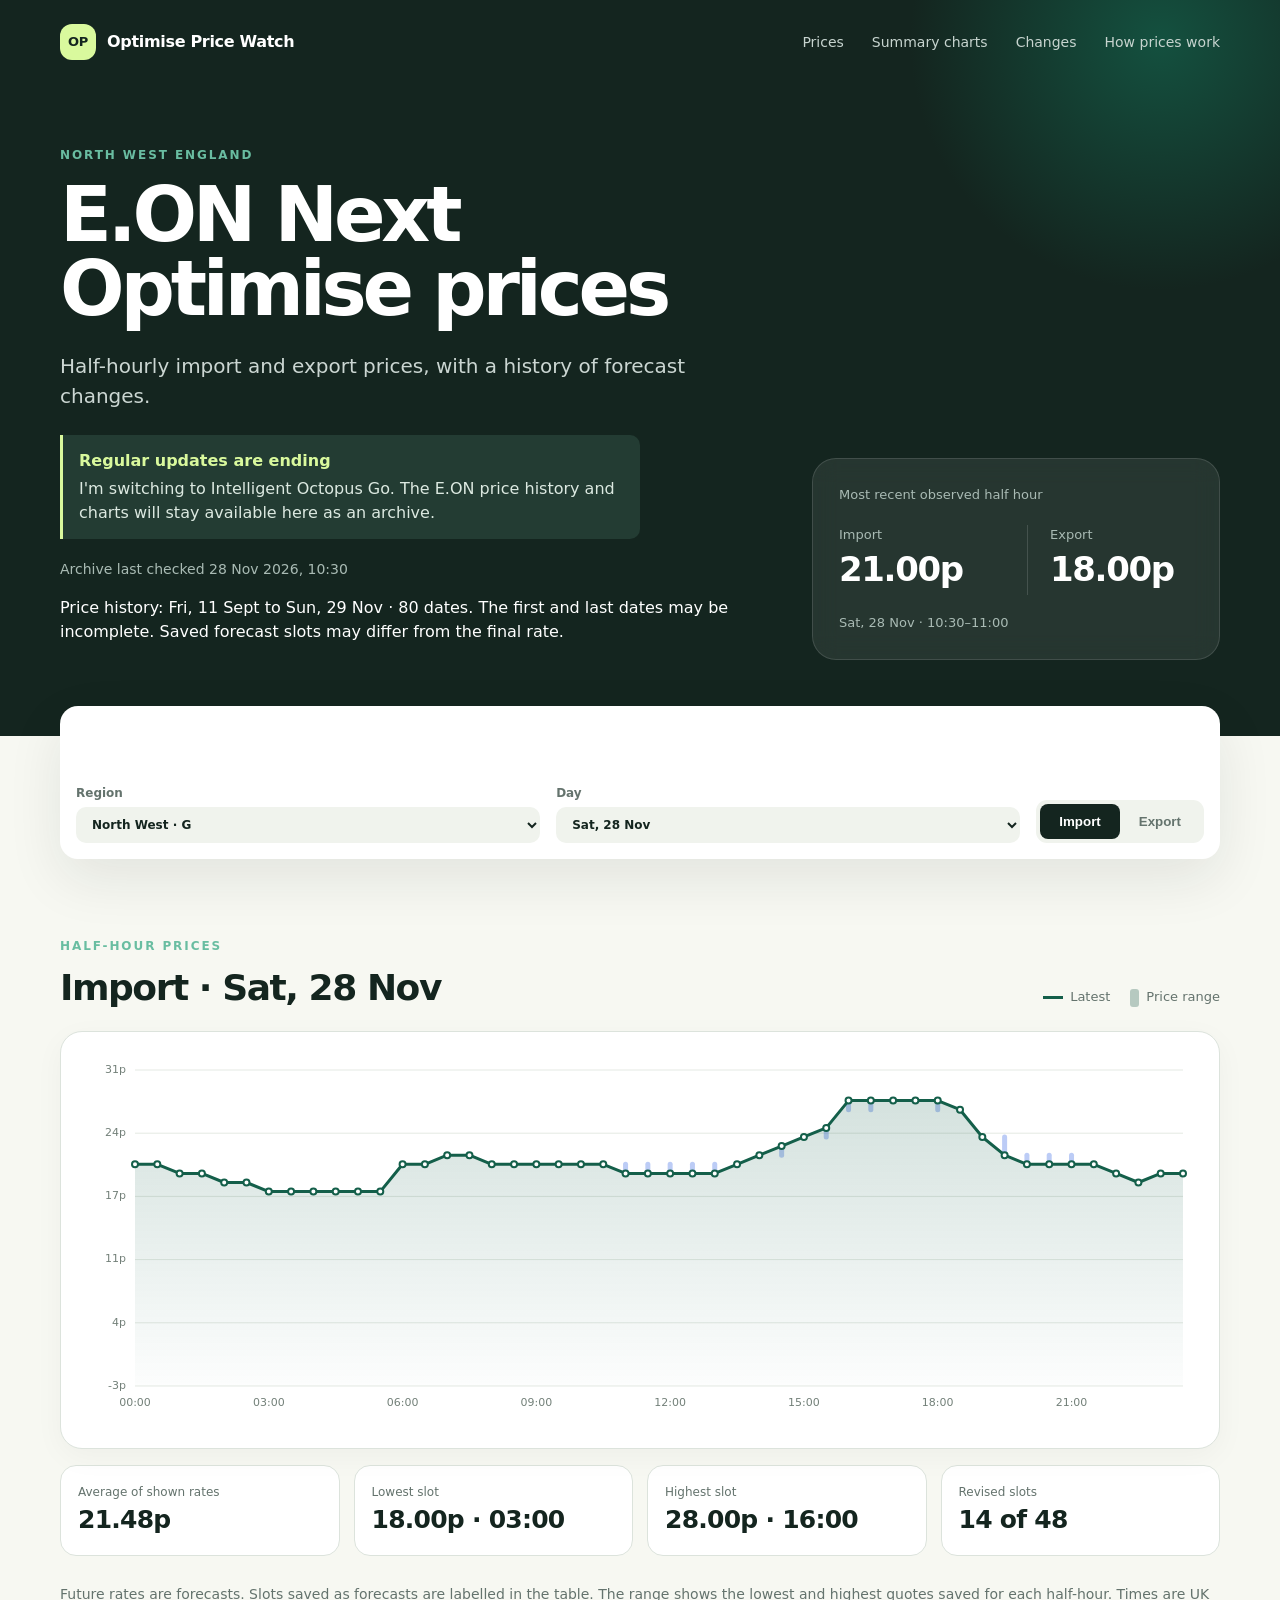
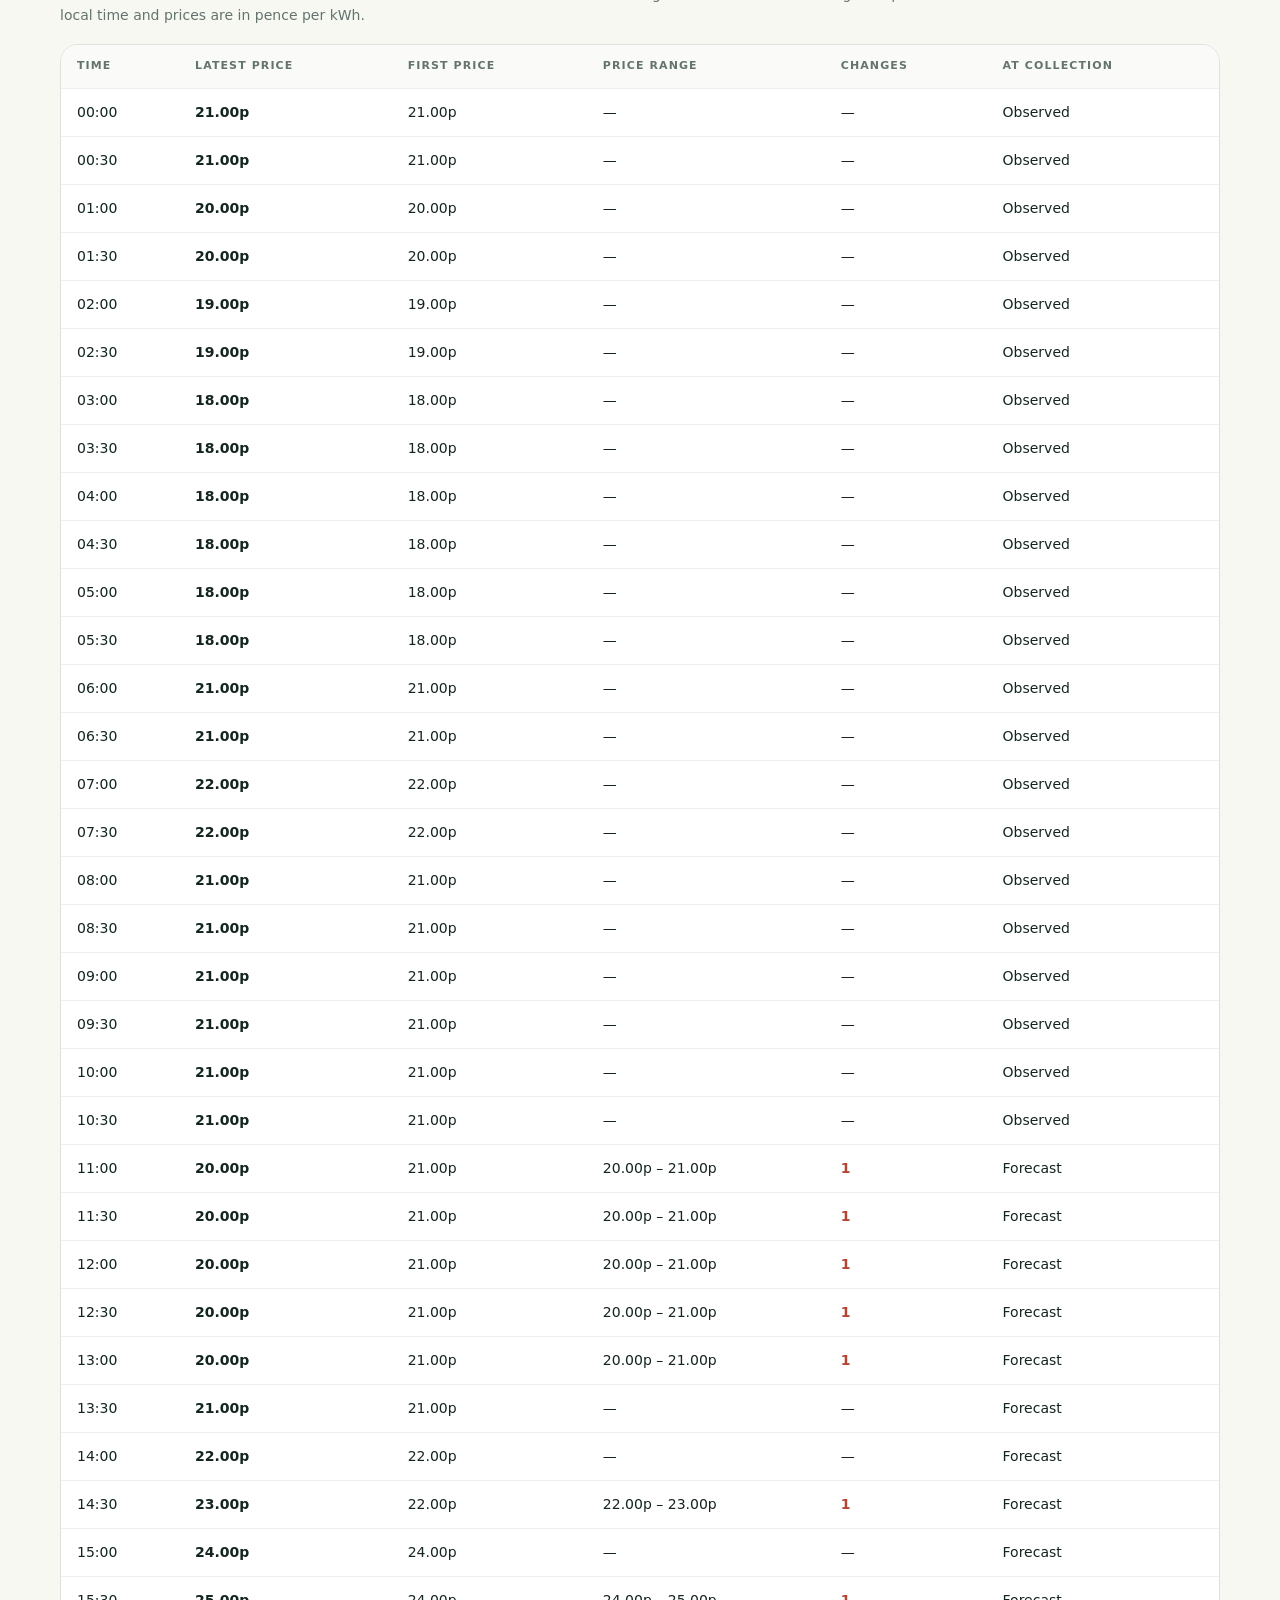
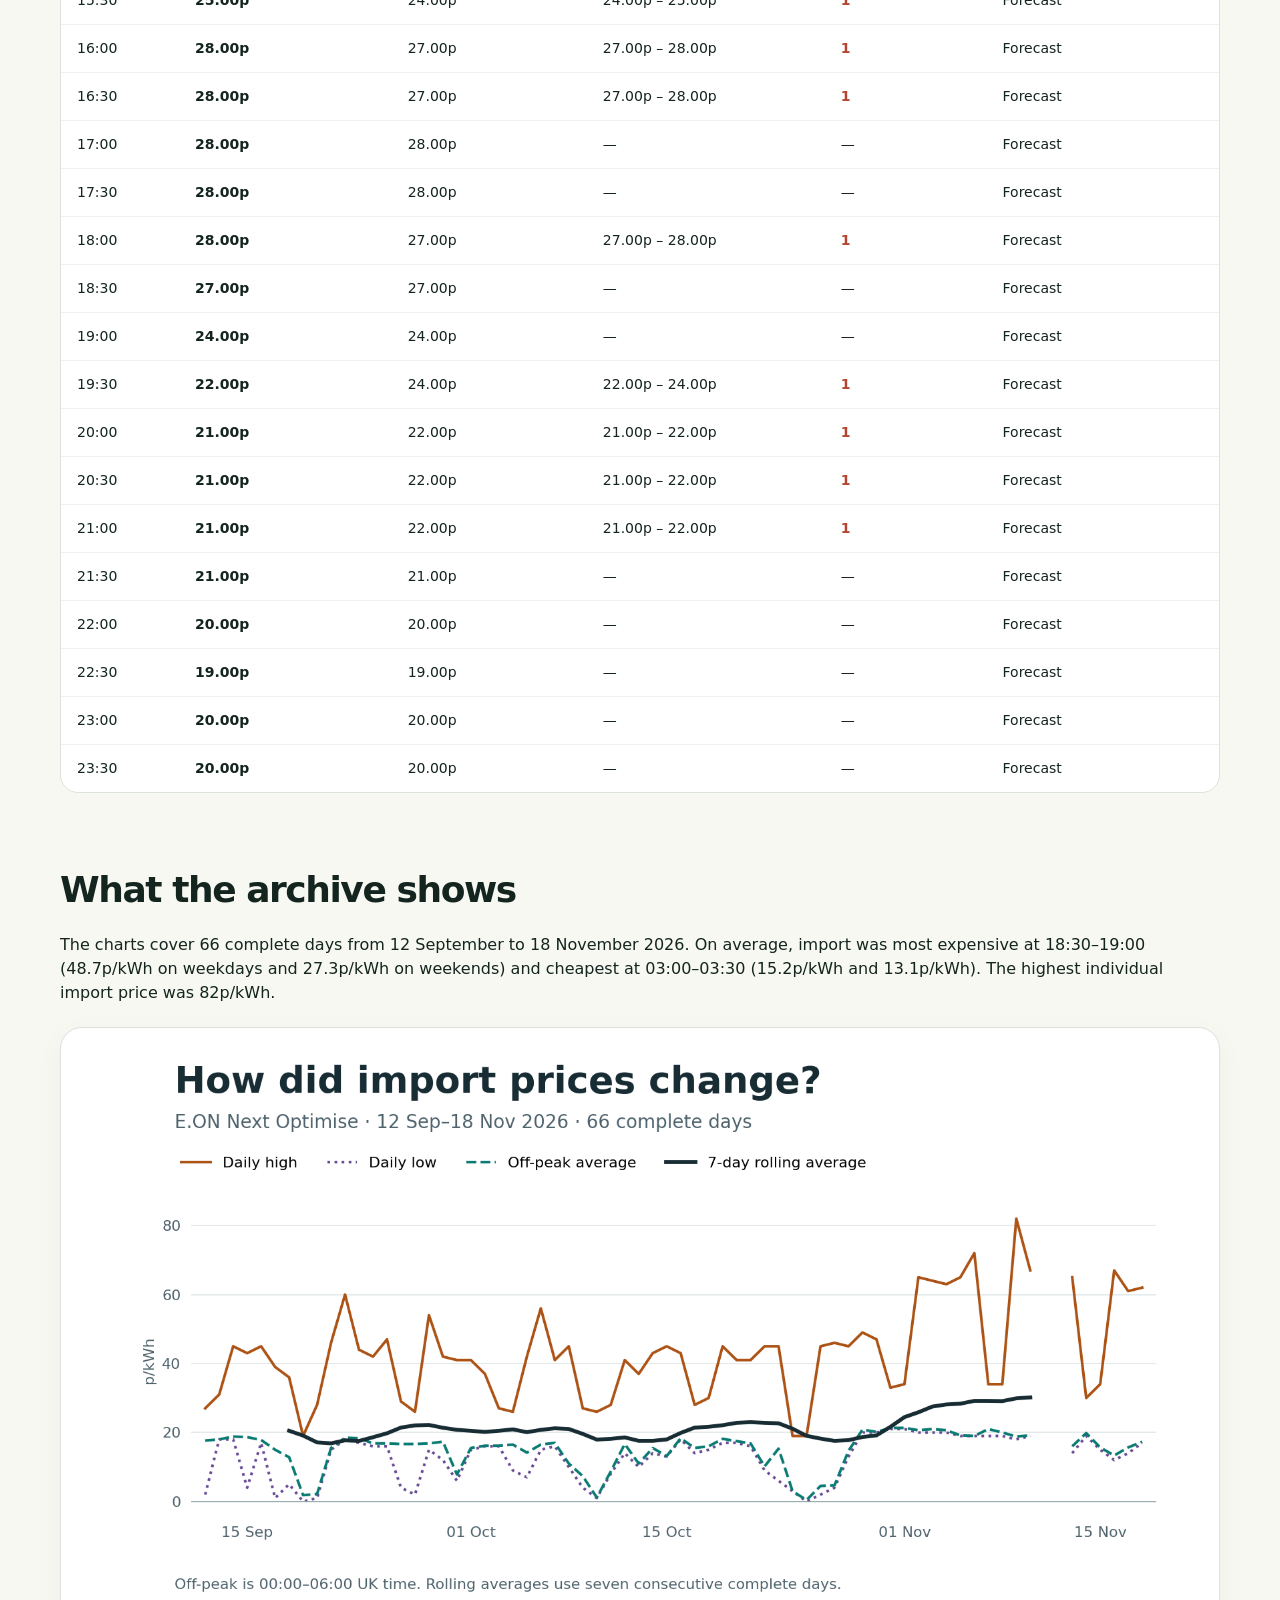
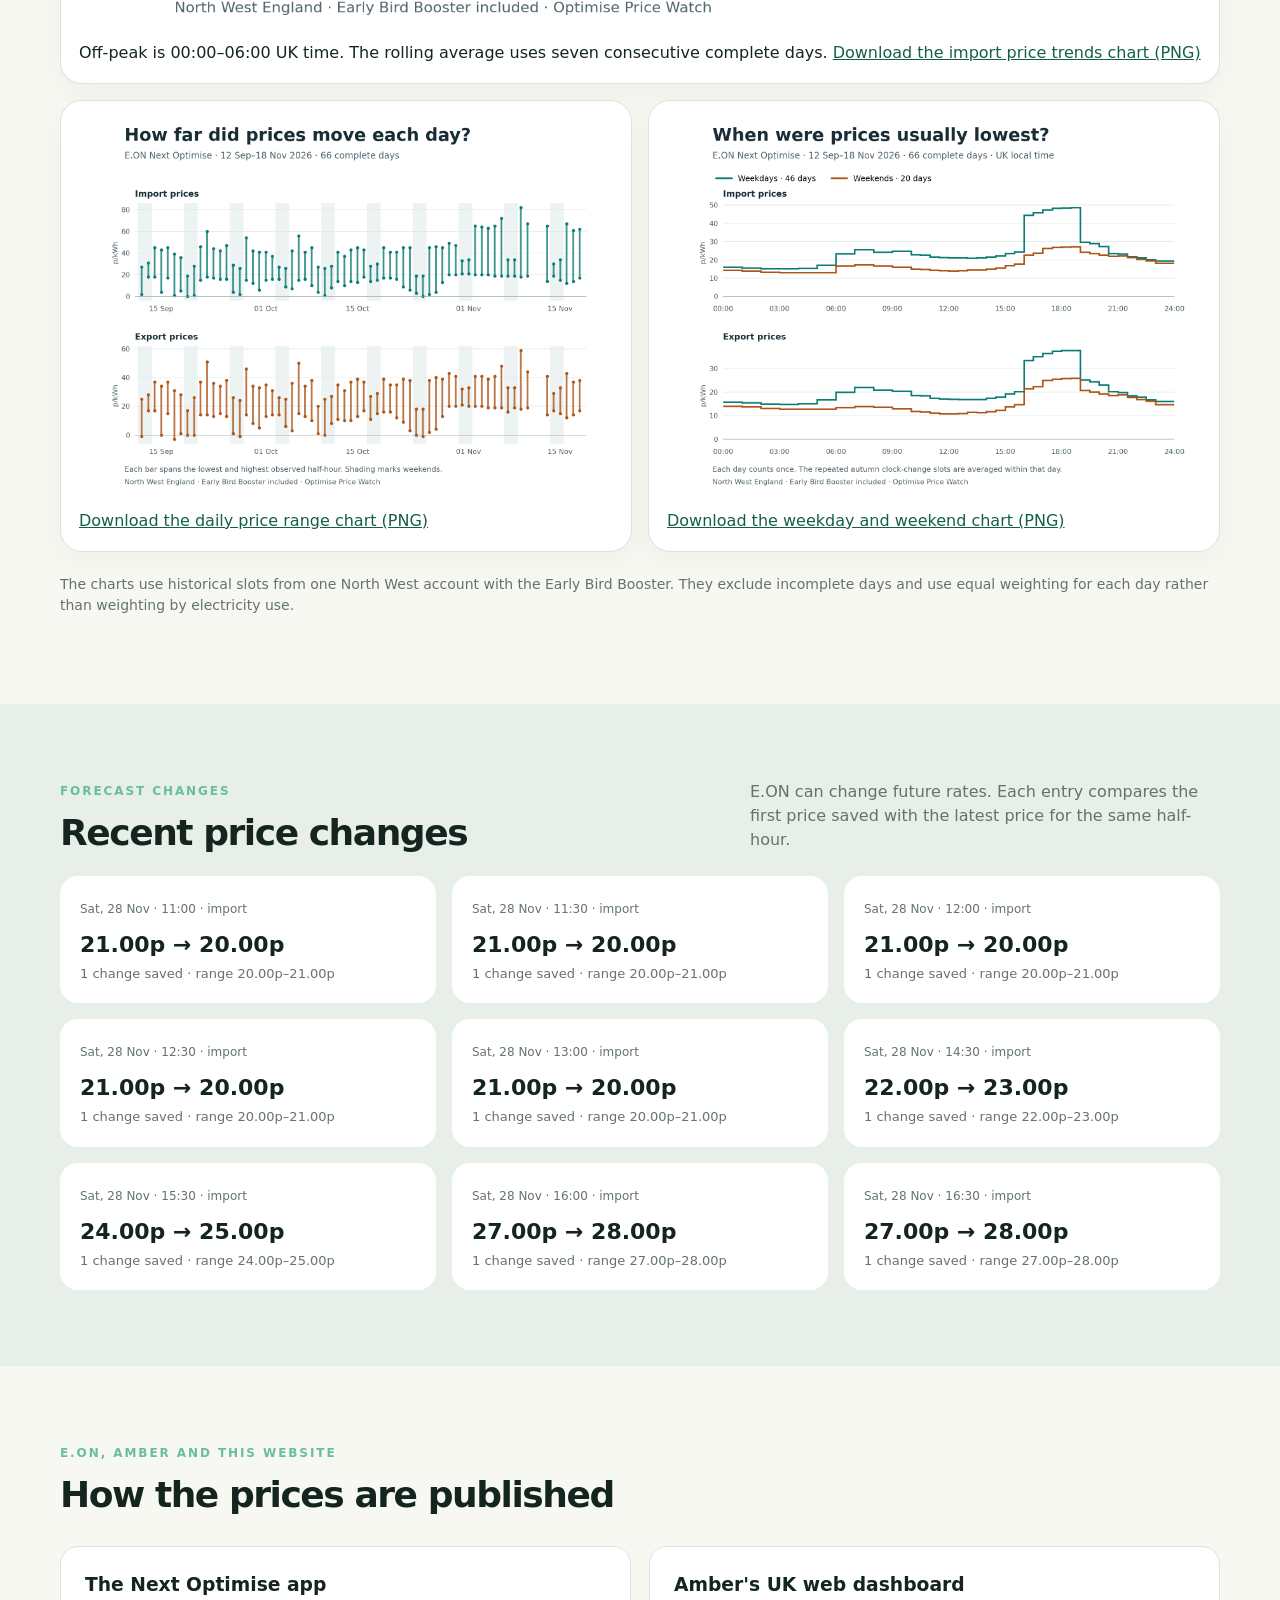
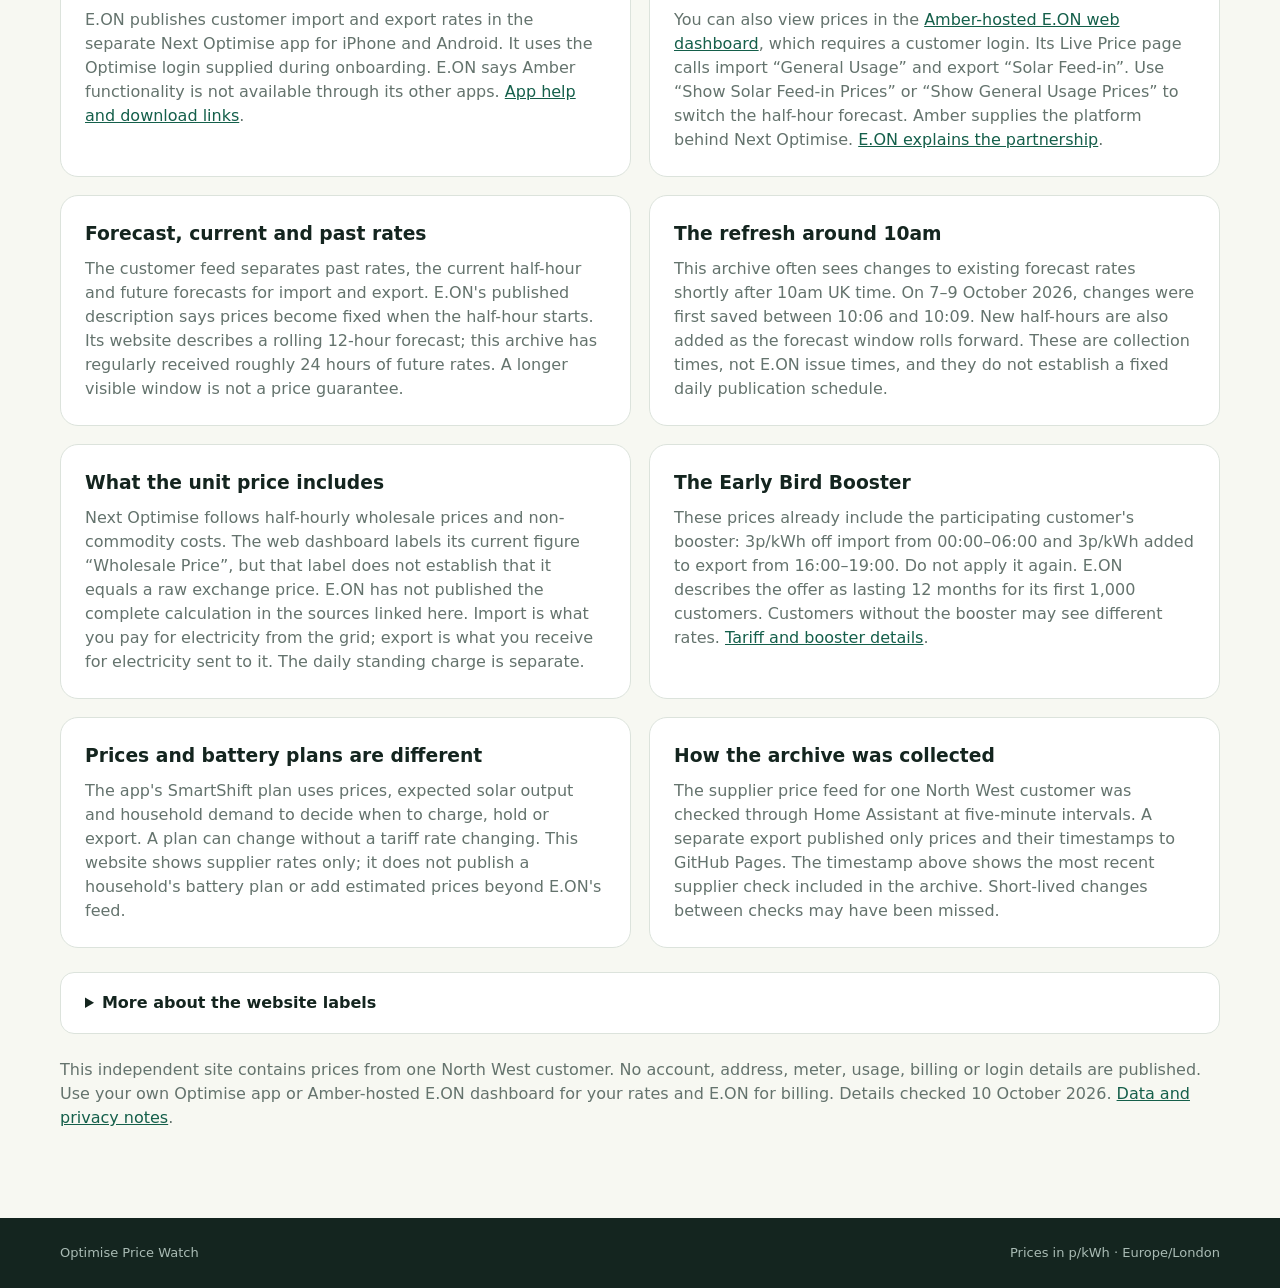
<file: docs/index.html>
<!doctype html>
<html lang="en">
<head>
  <meta charset="utf-8">
  <meta name="viewport" content="width=device-width,initial-scale=1">
  <meta name="description" content="Historical archive of E.ON Next Optimise import and export prices observed in North West England.">
  <title>Optimise Price Watch</title>
  <link rel="stylesheet" href="styles.css?v=trends">
</head>
<body>
  <header class="hero">
    <nav class="nav shell" aria-label="Primary navigation">
      <a class="brand" href="#top" aria-label="Optimise Price Watch home"><span class="mark">OP</span><span>Optimise Price Watch</span></a>
      <div class="nav-links"><a href="#prices">Prices</a><a href="#summary">Summary charts</a><a href="#revisions">Changes</a><a href="#about">How prices work</a></div>
    </nav>
    <div class="shell hero-grid" id="top">
      <div>
        <p class="eyebrow">North West England</p>
        <h1>E.ON Next Optimise prices</h1>
        <p class="lede">Half-hourly import and export prices, with a history of forecast changes.</p>
        <div class="archive-notice">
          <strong>Regular updates are ending</strong>
          <p>I'm switching to Intelligent Octopus Go. The E.ON price history and charts will stay available here as an archive.</p>
        </div>
        <div class="status-line" id="freshness">Loading price archive…</div>
        <p id="archive-coverage"></p>
      </div>
      <div class="hero-card" aria-label="Most recent observed prices">
        <p class="small-label">Most recent observed half hour</p>
        <div class="current-pair">
          <div><span>Import</span><strong id="current-import">—</strong></div>
          <div><span>Export</span><strong id="current-export">—</strong></div>
        </div>
        <p class="subtle" id="current-period">Waiting for price data</p>
      </div>
    </div>
  </header>

  <main>
    <section class="shell controls" aria-label="Price filters">
      <label>Region<select id="region"><option value="north-west">North West · G</option><option disabled>Other regions unavailable</option></select></label>
      <label>Day<select id="day"></select></label>
      <div class="segmented" role="group" aria-label="Price direction">
        <button class="active" data-channel="import">Import</button><button data-channel="export">Export</button>
      </div>
    </section>

    <section class="shell" id="prices">
      <div class="section-head"><div><p class="eyebrow">Half-hour prices</p><h2 id="chart-title">Import prices</h2></div><div class="legend"><span><i class="line-dot"></i>Latest</span><span><i class="range-dot"></i>Price range</span></div></div>
      <div class="chart-card"><canvas id="price-chart" height="380" aria-label="Half-hourly price chart"></canvas><div class="tooltip" id="tooltip" hidden></div></div>
      <div class="stats" id="stats"></div>
      <p class="chart-note">Future rates are forecasts. Slots saved as forecasts are labelled in the table. The range shows the lowest and highest quotes saved for each half-hour. Times are UK local time and prices are in pence per kWh.</p>
      <div class="table-wrap"><table><thead><tr><th>Time</th><th>Latest price</th><th>First price</th><th>Price range</th><th>Changes</th><th>At collection</th></tr></thead><tbody id="price-table"></tbody></table></div>
    </section>

    <section class="shell" id="summary">
      <div class="section-head"><div><h2>What the archive shows</h2></div></div>
      <p>The charts cover 66 complete days from 12 September to 18 November 2026. On average, import was most expensive at 18:30–19:00 (48.7p/kWh on weekdays and 27.3p/kWh on weekends) and cheapest at 03:00–03:30 (15.2p/kWh and 13.1p/kWh). The highest individual import price was 82p/kWh.</p>
      <div class="archive-charts">
        <figure class="chart-card archive-trends">
          <img src="charts/optimise-import-price-trends.png" width="1680" height="880" loading="lazy" alt="Daily import highs, lows, off-peak averages and seven-day rolling average from 12 September to 18 November 2026.">
          <figcaption>Off-peak is 00:00–06:00 UK time. The rolling average uses seven consecutive complete days. <a href="charts/optimise-import-price-trends.png" download>Download the import price trends chart (PNG)</a></figcaption>
        </figure>
        <figure class="chart-card">
          <img src="charts/optimise-daily-price-range.png" width="1680" height="1200" loading="lazy" alt="Daily import and export lows and highs for 66 complete days. Import reached 82p per kWh. Export fell below zero on four days.">
          <figcaption><a href="charts/optimise-daily-price-range.png" download>Download the daily price range chart (PNG)</a></figcaption>
        </figure>
        <figure class="chart-card">
          <img src="charts/optimise-weekday-weekend-profile.png" width="1680" height="1200" loading="lazy" alt="Average half-hour prices, split by weekdays and weekends. Import peaks at 18:30 in both groups and is lowest at 03:00.">
          <figcaption><a href="charts/optimise-weekday-weekend-profile.png" download>Download the weekday and weekend chart (PNG)</a></figcaption>
        </figure>
      </div>
      <p class="chart-note">The charts use historical slots from one North West account with the Early Bird Booster. They exclude incomplete days and use equal weighting for each day rather than weighting by electricity use.</p>
    </section>

    <section class="band" id="revisions"><div class="shell">
      <div class="section-head"><div><p class="eyebrow">Forecast changes</p><h2>Recent price changes</h2></div><p class="section-copy">E.ON can change future rates. Each entry compares the first price saved with the latest price for the same half-hour.</p></div>
      <div class="revision-grid" id="revision-list"></div>
    </div></section>

    <section class="shell about" id="about">
      <div><p class="eyebrow">E.ON, Amber and this website</p><h2>How the prices are published</h2></div>
      <div class="about-grid">
        <article><h3>The Next Optimise app</h3><p>E.ON publishes customer import and export rates in the separate Next Optimise app for iPhone and Android. It uses the Optimise login supplied during onboarding. E.ON says Amber functionality is not available through its other apps. <a href="https://www.eonnext.com/help/next-optimise">App help and download links</a>.</p></article>
        <article><h3>Amber's UK web dashboard</h3><p>You can also view prices in the <a href="https://app.production.eon-next.amber-international.com.au/">Amber-hosted E.ON web dashboard</a>, which requires a customer login. Its Live Price page calls import “General Usage” and export “Solar Feed-in”. Use “Show Solar Feed-in Prices” or “Show General Usage Prices” to switch the half-hour forecast. Amber supplies the platform behind Next Optimise. <a href="https://www.eonnext.com/blog/wholesale-energy-prices-home-battery-trading">E.ON explains the partnership</a>.</p></article>
        <article><h3>Forecast, current and past rates</h3><p>The customer feed separates past rates, the current half-hour and future forecasts for import and export. E.ON's published description says prices become fixed when the half-hour starts. Its website describes a rolling 12-hour forecast; this archive has regularly received roughly 24 hours of future rates. A longer visible window is not a price guarantee.</p></article>
        <article><h3>The refresh around 10am</h3><p>This archive often sees changes to existing forecast rates shortly after 10am UK time. On 7–9 October 2026, changes were first saved between 10:06 and 10:09. New half-hours are also added as the forecast window rolls forward. These are collection times, not E.ON issue times, and they do not establish a fixed daily publication schedule.</p></article>
        <article><h3>What the unit price includes</h3><p>Next Optimise follows half-hourly wholesale prices and non-commodity costs. The web dashboard labels its current figure “Wholesale Price”, but that label does not establish that it equals a raw exchange price. E.ON has not published the complete calculation in the sources linked here. Import is what you pay for electricity from the grid; export is what you receive for electricity sent to it. The daily standing charge is separate.</p></article>
        <article><h3>The Early Bird Booster</h3><p>These prices already include the participating customer's booster: 3p/kWh off import from 00:00–06:00 and 3p/kWh added to export from 16:00–19:00. Do not apply it again. E.ON describes the offer as lasting 12 months for its first 1,000 customers. Customers without the booster may see different rates. <a href="https://www.eonnext.com/tariffs/next-optimise">Tariff and booster details</a>.</p></article>
        <article><h3>Prices and battery plans are different</h3><p>The app's SmartShift plan uses prices, expected solar output and household demand to decide when to charge, hold or export. A plan can change without a tariff rate changing. This website shows supplier rates only; it does not publish a household's battery plan or add estimated prices beyond E.ON's feed.</p></article>
        <article><h3>How the archive was collected</h3><p>The supplier price feed for one North West customer was checked through Home Assistant at five-minute intervals. A separate export published only prices and their timestamps to GitHub Pages. The timestamp above shows the most recent supplier check included in the archive. Short-lived changes between checks may have been missed.</p></article>
      </div>
      <details class="price-details"><summary>More about the website labels</summary><p>The Amber dashboard also shows price categories such as “Very low prices”, a “renewables in grid” figure and usage history. Its renewable figure can exceed 100%; it should not be read as the percentage of your household consumption supplied by renewables. The exact calculation behind that figure is not documented in the sources checked here.</p><p>The UK dashboard and <a href="https://www.amber.com.au/">Amber's Australian company website</a> are different services. Australian spot-market rules and forecasts should not be assumed to apply to E.ON's UK tariff. This tracker publishes the UK supplier price feed only, without private usage history or additional price predictions.</p></details>
      <p class="source-note">This independent site contains prices from one North West customer. No account, address, meter, usage, billing or login details are published. Use your own Optimise app or Amber-hosted E.ON dashboard for your rates and E.ON for billing. Details checked 10 October 2026. <a href="legal.html">Data and privacy notes</a>.</p>
    </section>
  </main>
  <footer><div class="shell"><span>Optimise Price Watch</span><span>Prices in p/kWh · Europe/London</span></div></footer>
  <script src="app.js?v=archive" defer></script>
</body>
</html>
</file>
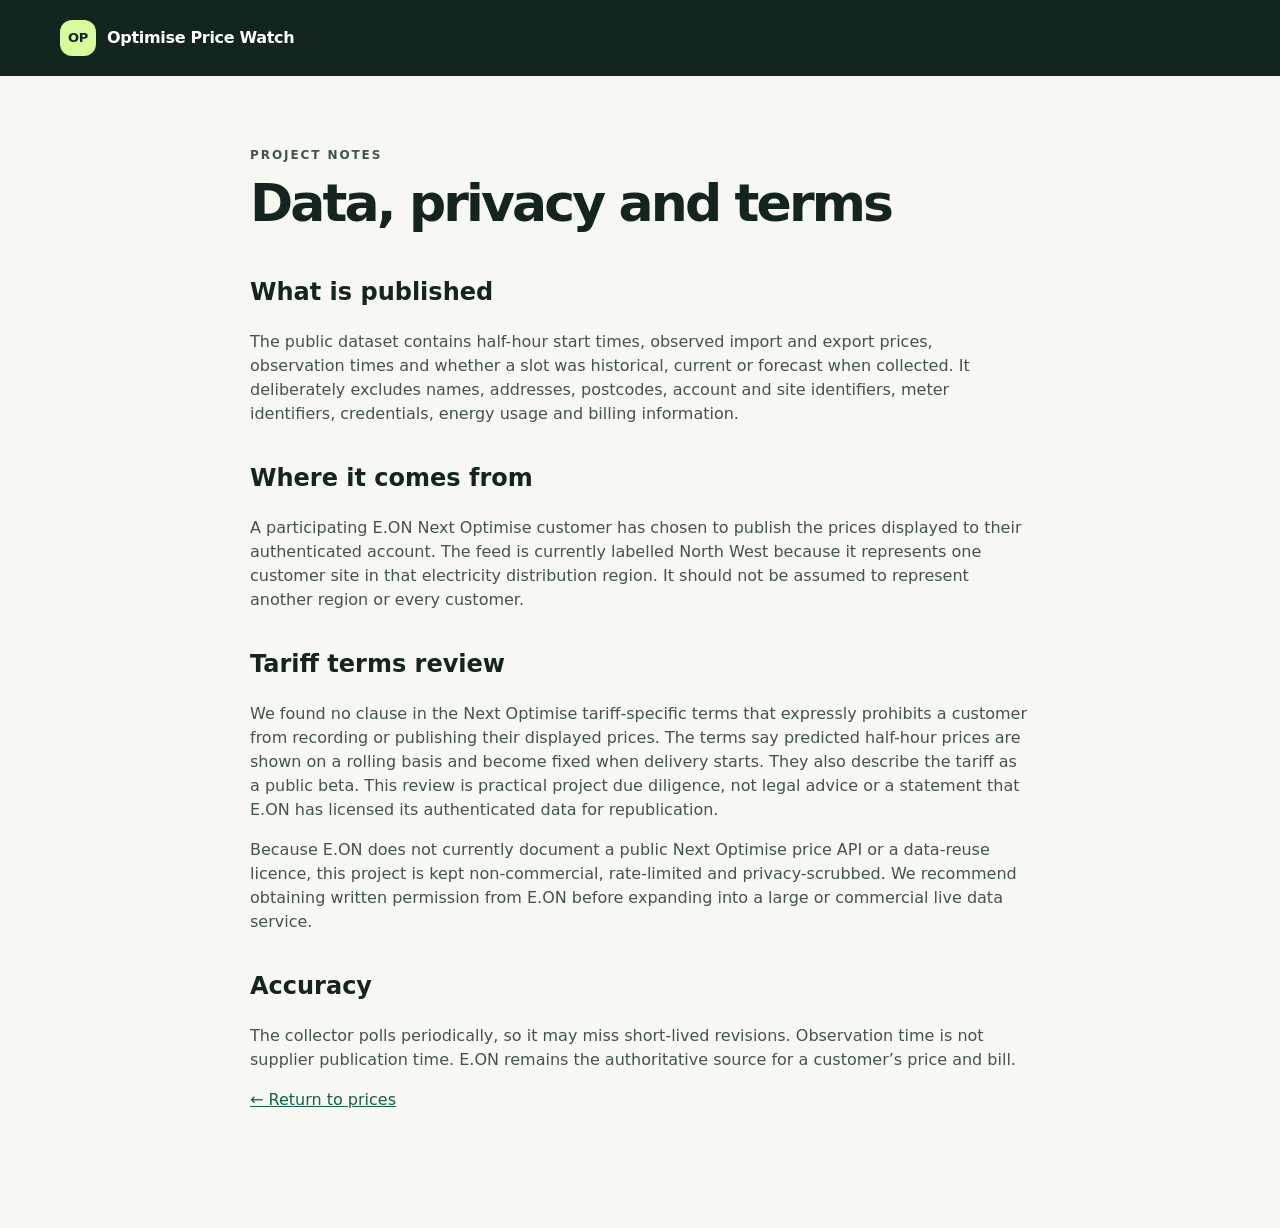
<file: docs/legal.html>
<!doctype html><html lang="en"><head><meta charset="utf-8"><meta name="viewport" content="width=device-width,initial-scale=1"><title>Data, privacy and terms · Optimise Price Watch</title><link rel="stylesheet" href="styles.css"></head><body>
<header class="simple-head"><div class="shell"><a class="brand" href="index.html"><span class="mark">OP</span><span>Optimise Price Watch</span></a></div></header>
<main class="shell prose"><p class="eyebrow">Project notes</p><h1>Data, privacy and terms</h1>
<h2>What is published</h2><p>The public dataset contains half-hour start times, observed import and export prices, observation times and whether a slot was historical, current or forecast when collected. It deliberately excludes names, addresses, postcodes, account and site identifiers, meter identifiers, credentials, energy usage and billing information.</p>
<h2>Where it comes from</h2><p>A participating E.ON Next Optimise customer has chosen to publish the prices displayed to their authenticated account. The feed is currently labelled North West because it represents one customer site in that electricity distribution region. It should not be assumed to represent another region or every customer.</p>
<h2>Tariff terms review</h2><p>We found no clause in the Next Optimise tariff-specific terms that expressly prohibits a customer from recording or publishing their displayed prices. The terms say predicted half-hour prices are shown on a rolling basis and become fixed when delivery starts. They also describe the tariff as a public beta. This review is practical project due diligence, not legal advice or a statement that E.ON has licensed its authenticated data for republication.</p>
<p>Because E.ON does not currently document a public Next Optimise price API or a data-reuse licence, this project is kept non-commercial, rate-limited and privacy-scrubbed. We recommend obtaining written permission from E.ON before expanding into a large or commercial live data service.</p>
<h2>Accuracy</h2><p>The collector polls periodically, so it may miss short-lived revisions. Observation time is not supplier publication time. E.ON remains the authoritative source for a customer’s price and bill.</p>
<p><a href="index.html">← Return to prices</a></p></main></body></html>
</file>
<file: docs/styles.css>
:root{--ink:#14251f;--muted:#64736d;--paper:#f7f8f2;--card:#fff;--green:#145f4a;--mint:#a8e6cf;--lime:#d9f99d;--coral:#f4775c;--blue:#4f79e8;--line:#dce3dc;--shadow:0 20px 55px rgba(20,37,31,.09)}*{box-sizing:border-box}html{scroll-behavior:smooth}body{margin:0;background:var(--paper);color:var(--ink);font-family:Inter,ui-sans-serif,system-ui,-apple-system,"Segoe UI",sans-serif;line-height:1.5}.shell{width:min(1160px,calc(100% - 40px));margin:auto}.hero{background:var(--ink);color:#fff;padding-bottom:76px;overflow:hidden;position:relative}.hero:after{content:"";position:absolute;width:520px;height:520px;border-radius:50%;background:radial-gradient(circle,var(--green),transparent 68%);right:-140px;top:-220px;opacity:.75}.nav{display:flex;align-items:center;justify-content:space-between;padding:24px 0;position:relative;z-index:1}.brand{display:flex;align-items:center;gap:11px;color:inherit;text-decoration:none;font-weight:750;letter-spacing:-.02em}.mark{display:grid;place-items:center;width:36px;height:36px;border-radius:12px;background:var(--lime);color:var(--ink);font-size:13px}.nav-links{display:flex;gap:28px}.nav-links a{color:#c7d4cf;text-decoration:none;font-size:14px}.hero-grid{display:grid;grid-template-columns:1.25fr .75fr;gap:72px;align-items:end;padding-top:62px;position:relative;z-index:1}.eyebrow{text-transform:uppercase;letter-spacing:.16em;font-size:12px;font-weight:800;color:#69bda1;margin:0 0 14px}.hero h1,.prose h1{font-size:clamp(44px,6vw,76px);line-height:.98;letter-spacing:-.055em;margin:0;max-width:800px}.lede{font-size:20px;color:#cbd6d2;max-width:660px;margin:24px 0}.status-line{display:flex;gap:10px;align-items:center;font-size:14px;color:#a9bbb4}.pulse{width:9px;height:9px;border-radius:50%;background:var(--mint);box-shadow:0 0 0 6px rgba(168,230,207,.12)}.hero-card{background:rgba(255,255,255,.08);border:1px solid rgba(255,255,255,.13);border-radius:24px;padding:26px;backdrop-filter:blur(12px)}.small-label{margin:0 0 20px;color:#a9bbb4;font-size:13px}.current-pair{display:grid;grid-template-columns:1fr 1fr;gap:22px}.current-pair div+div{border-left:1px solid rgba(255,255,255,.14);padding-left:22px}.current-pair span{display:block;font-size:13px;color:#a9bbb4}.current-pair strong{display:block;font-size:34px;letter-spacing:-.04em}.subtle{font-size:13px;color:#a9bbb4;margin:18px 0 0}.controls{display:grid;grid-template-columns:1fr 1fr auto;gap:16px;margin-top:-30px;position:relative;z-index:2;background:#fff;padding:16px;border-radius:18px;box-shadow:var(--shadow)}label{font-size:12px;color:var(--muted);font-weight:650}select{display:block;width:100%;border:0;background:#f0f3ed;border-radius:10px;padding:10px 12px;margin-top:5px;color:var(--ink);font:inherit}.segmented{display:flex;align-self:end;background:#f0f3ed;border-radius:11px;padding:4px}.segmented button{border:0;background:transparent;border-radius:8px;padding:10px 19px;color:var(--muted);font-weight:700;cursor:pointer}.segmented button.active{background:var(--ink);color:#fff}section.shell{padding-top:78px}.section-head{display:flex;justify-content:space-between;gap:30px;align-items:end;margin-bottom:24px}.section-head h2,.about h2{font-size:36px;letter-spacing:-.04em;line-height:1.05;margin:0}.section-copy{max-width:470px;color:var(--muted);margin:0}.legend{display:flex;gap:20px;color:var(--muted);font-size:13px}.legend i{display:inline-block;margin-right:7px}.line-dot{width:20px;height:3px;background:var(--green);vertical-align:middle}.range-dot{width:9px;height:18px;background:#b6c9c0;vertical-align:middle;border-radius:3px}.chart-card{background:#fff;border:1px solid var(--line);border-radius:22px;padding:18px;position:relative;box-shadow:0 8px 30px rgba(20,37,31,.04)}canvas{width:100%;display:block}.tooltip{position:absolute;background:var(--ink);color:#fff;border-radius:10px;padding:9px 11px;font-size:12px;pointer-events:none;box-shadow:var(--shadow)}.stats{display:grid;grid-template-columns:repeat(4,1fr);gap:14px;margin:16px 0 28px}.stat{background:#fff;border:1px solid var(--line);border-radius:16px;padding:17px}.stat span{display:block;font-size:12px;color:var(--muted)}.stat strong{font-size:25px;letter-spacing:-.03em}.table-wrap{overflow:auto;background:#fff;border:1px solid var(--line);border-radius:18px}table{width:100%;border-collapse:collapse;font-size:14px}th,td{text-align:left;padding:13px 16px;border-bottom:1px solid #edf0eb;white-space:nowrap}th{font-size:11px;text-transform:uppercase;letter-spacing:.1em;color:var(--muted);background:#fafbf8}tr:last-child td{border:0}.changed{color:#b14530;font-weight:700}.band{margin-top:88px;padding:76px 0;background:#e8eee8}.revision-grid{display:grid;grid-template-columns:repeat(3,1fr);gap:16px}.revision{background:#fff;border-radius:18px;padding:20px}.revision time{color:var(--muted);font-size:12px}.revision strong{display:block;font-size:22px;margin:8px 0 3px}.revision p{margin:0;color:var(--muted);font-size:13px}.empty{grid-column:1/-1;padding:28px;background:rgba(255,255,255,.6);border-radius:18px;color:var(--muted)}.about{padding-bottom:88px}.about-grid{display:grid;grid-template-columns:1fr 1fr;gap:18px;margin-top:32px}.about article{background:#fff;border:1px solid var(--line);border-radius:18px;padding:24px}.about h3{margin:0 0 9px}.about article p,.source-note{color:var(--muted);margin:0}.source-note{margin-top:24px}.source-note a,.prose a{color:var(--green)}footer{background:var(--ink);color:#a9bbb4;padding:25px 0;font-size:13px}footer .shell{display:flex;justify-content:space-between}.simple-head{background:var(--ink);color:#fff;padding:20px 0}.prose{max-width:780px;padding:70px 0 100px}.prose h1{font-size:52px;margin-bottom:45px}.prose h2{margin-top:34px}.prose p{color:#43534d}@media(max-width:760px){.nav-links{display:none}.hero-grid{grid-template-columns:1fr;gap:34px;padding-top:35px}.hero{padding-bottom:55px}.controls{grid-template-columns:1fr 1fr}.segmented{grid-column:1/-1}.section-head{display:block}.legend{margin-top:18px}.stats,.revision-grid,.about-grid{grid-template-columns:1fr 1fr}.revision-grid{grid-template-columns:1fr}.shell{width:min(100% - 24px,1160px)}section.shell{padding-top:58px}}@media(max-width:480px){.stats,.about-grid{grid-template-columns:1fr}.hero h1{font-size:43px}.current-pair strong{font-size:27px}footer .shell{display:block}footer span{display:block;margin:4px 0}}


.chart-note{color:var(--muted);font-size:14px;margin:0 0 18px}.about a,.price-details a{color:var(--green)}.price-details{margin-top:24px;border:1px solid var(--line);border-radius:14px;padding:18px 24px;background:#fff}.price-details summary{cursor:pointer;font-weight:700}.price-details p{color:var(--muted);max-width:85ch}

.archive-notice{max-width:580px;margin:0 0 20px;padding:14px 16px;border-left:3px solid var(--lime);background:#233c33;border-radius:0 10px 10px 0}
.archive-notice strong{color:var(--lime)}.archive-notice p{margin:4px 0 0;color:#dce9e1}
.archive-charts{display:grid;grid-template-columns:repeat(2,minmax(0,1fr));gap:16px;margin:22px 0}
.archive-trends{grid-column:1/-1}
.archive-charts figure{margin:0}.archive-charts img{display:block;width:100%;height:auto}.archive-charts figcaption{margin-top:8px}.archive-charts a{color:var(--green)}
@media(max-width:760px){.archive-charts{grid-template-columns:1fr}}
</file>
